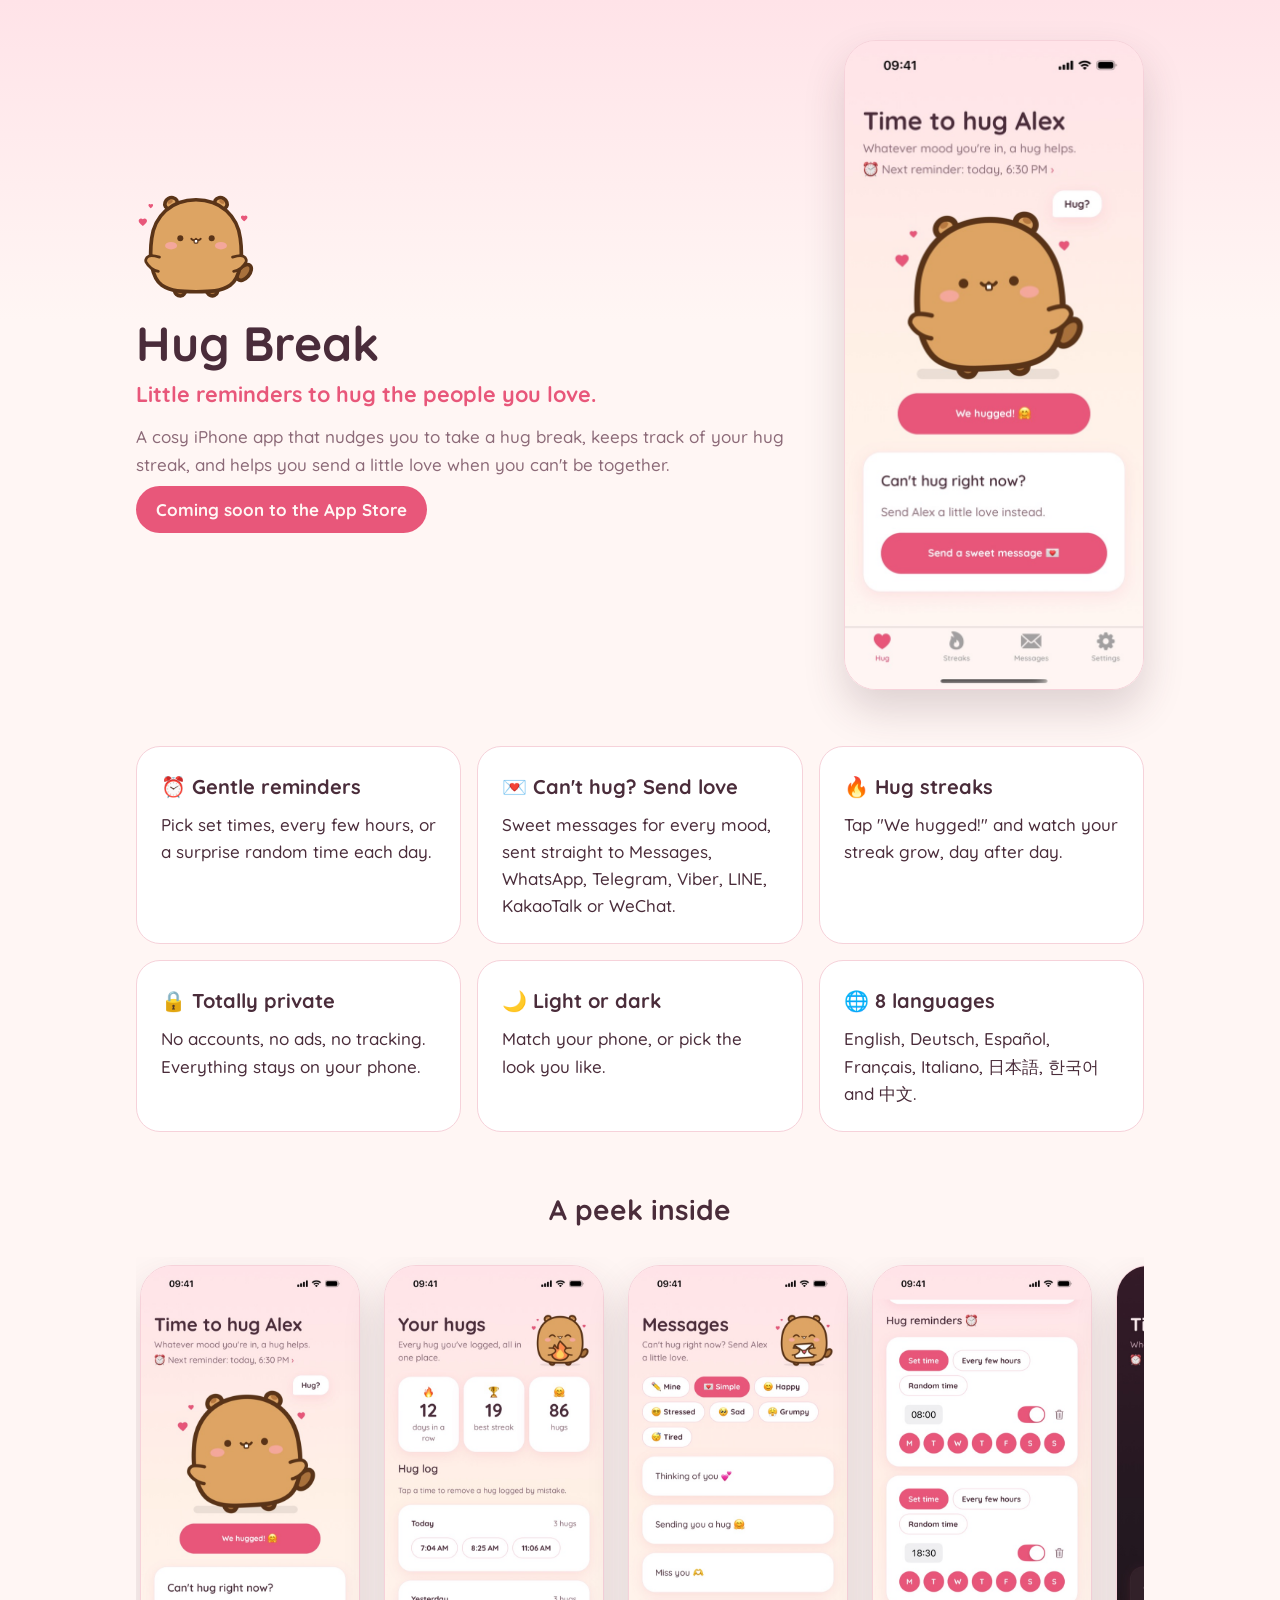
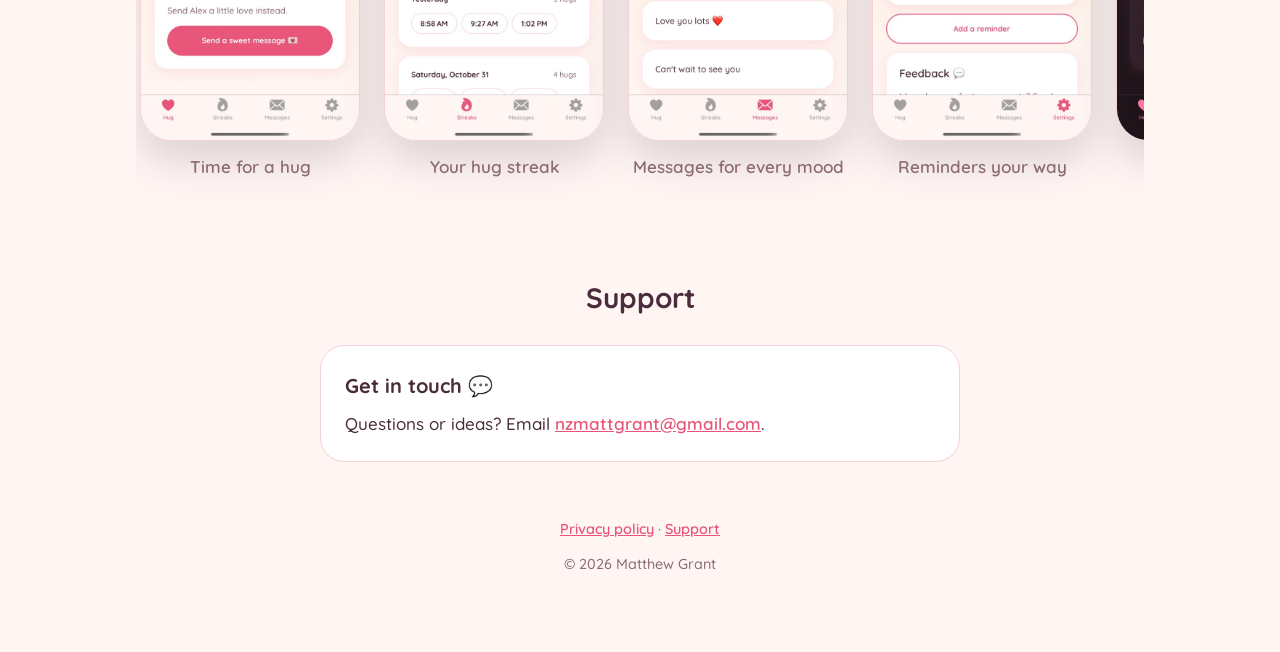
<file: index.html>
<!doctype html>
<html lang="en">
  <head>
    <meta charset="utf-8" />
    <meta name="viewport" content="width=device-width, initial-scale=1" />
    <title>Hug Break – Little reminders to hug the people you love</title>
    <meta
      name="description"
      content="Hug Break is a cosy iPhone app that reminds you to hug your person, tracks your hug streak, and helps you send a sweet message when you can't be together."
    />
    <meta property="og:type" content="website" />
    <meta property="og:site_name" content="Hug Break" />
    <meta property="og:title" content="Hug Break" />
    <meta property="og:description" content="Little reminders to hug the people you love." />
    <meta property="og:image" content="https://hugbreak.com/share.jpg" />
    <meta property="og:image:width" content="1200" />
    <meta property="og:image:height" content="630" />
    <meta property="og:url" content="https://hugbreak.com/" />
    <meta name="twitter:card" content="summary_large_image" />
    <meta name="twitter:title" content="Hug Break" />
    <meta name="twitter:description" content="Little reminders to hug the people you love." />
    <meta name="twitter:image" content="https://hugbreak.com/share.jpg" />
    <meta name="twitter:image:alt" content="The Hug Break marmot next to the app's home screen" />
    <link rel="icon" href="mascot.svg" type="image/svg+xml" />
    <link rel="preconnect" href="https://fonts.googleapis.com" />
    <link rel="preconnect" href="https://fonts.gstatic.com" crossorigin />
    <link href="https://fonts.googleapis.com/css2?family=Quicksand:wght@500;600;700&display=swap" rel="stylesheet" />
    <link rel="stylesheet" href="style.css" />
  </head>
  <body>
    <main class="wide">
      <section class="hero">
        <div class="hero-text">
          <img class="hero-mascot" src="mascot.svg" alt="The Hug Break marmot" width="120" height="115" />
          <h1>Hug Break</h1>
          <p class="tagline">Little reminders to hug the people you love.</p>
          <p class="subtitle">
            A cosy iPhone app that nudges you to take a hug break, keeps track of your hug streak,
            and helps you send a little love when you can't be together.
          </p>
          <p class="badge">Coming soon to the App Store</p>
        </div>
        <img
          class="phone hero-phone"
          src="screenshots/home.jpg"
          alt="Hug Break's home screen: Time to hug Alex, with the marmot and a We hugged! button"
          width="600"
          height="1304"
        />
      </section>

      <section class="features">
        <div class="card">
          <h2>⏰ Gentle reminders</h2>
          <p>Pick set times, every few hours, or a surprise random time each day.</p>
        </div>
        <div class="card">
          <h2>💌 Can't hug? Send love</h2>
          <p>
            Sweet messages for every mood, sent straight to Messages, WhatsApp, Telegram, Viber,
            LINE, KakaoTalk or WeChat.
          </p>
        </div>
        <div class="card">
          <h2>🔥 Hug streaks</h2>
          <p>Tap "We hugged!" and watch your streak grow, day after day.</p>
        </div>
        <div class="card">
          <h2>🔒 Totally private</h2>
          <p>No accounts, no ads, no tracking. Everything stays on your phone.</p>
        </div>
        <div class="card">
          <h2>🌙 Light or dark</h2>
          <p>Match your phone, or pick the look you like.</p>
        </div>
        <div class="card">
          <h2>🌐 8 languages</h2>
          <p>English, Deutsch, Español, Français, Italiano, 日本語, 한국어 and 中文.</p>
        </div>
      </section>

      <section>
        <h2 class="section-title">A peek inside</h2>
        <div class="gallery">
          <figure>
            <img class="phone" src="screenshots/home.jpg" alt="Home screen with the hug reminder" width="600" height="1304" loading="lazy" />
            <figcaption>Time for a hug</figcaption>
          </figure>
          <figure>
            <img class="phone" src="screenshots/streaks.jpg" alt="Streaks screen: 12 days in a row, best streak 19, 86 hugs" width="600" height="1304" loading="lazy" />
            <figcaption>Your hug streak</figcaption>
          </figure>
          <figure>
            <img class="phone" src="screenshots/messages.jpg" alt="Messages screen with sweet messages grouped by mood" width="600" height="1304" loading="lazy" />
            <figcaption>Messages for every mood</figcaption>
          </figure>
          <figure>
            <img class="phone" src="screenshots/settings.jpg" alt="Reminder settings with times and days" width="600" height="1304" loading="lazy" />
            <figcaption>Reminders your way</figcaption>
          </figure>
          <figure>
            <img class="phone" src="screenshots/home-dark.jpg" alt="Home screen in dark mode" width="600" height="1304" loading="lazy" />
            <figcaption>Cosy in the dark too</figcaption>
          </figure>
        </div>
      </section>

      <section id="support" class="narrow">
        <h2 class="section-title">Support</h2>
        <div class="card">
          <h2>Get in touch 💬</h2>
          <p>
            Questions or ideas? Email
            <a href="mailto:nzmattgrant@gmail.com?subject=Hug%20Break%20support">nzmattgrant@gmail.com</a>.
          </p>
        </div>
      </section>

      <footer>
        <p><a href="privacy.html">Privacy policy</a> · <a href="#support">Support</a></p>
        <p>© 2026 Matthew Grant</p>
      </footer>
    </main>
  </body>
</html>
</file>
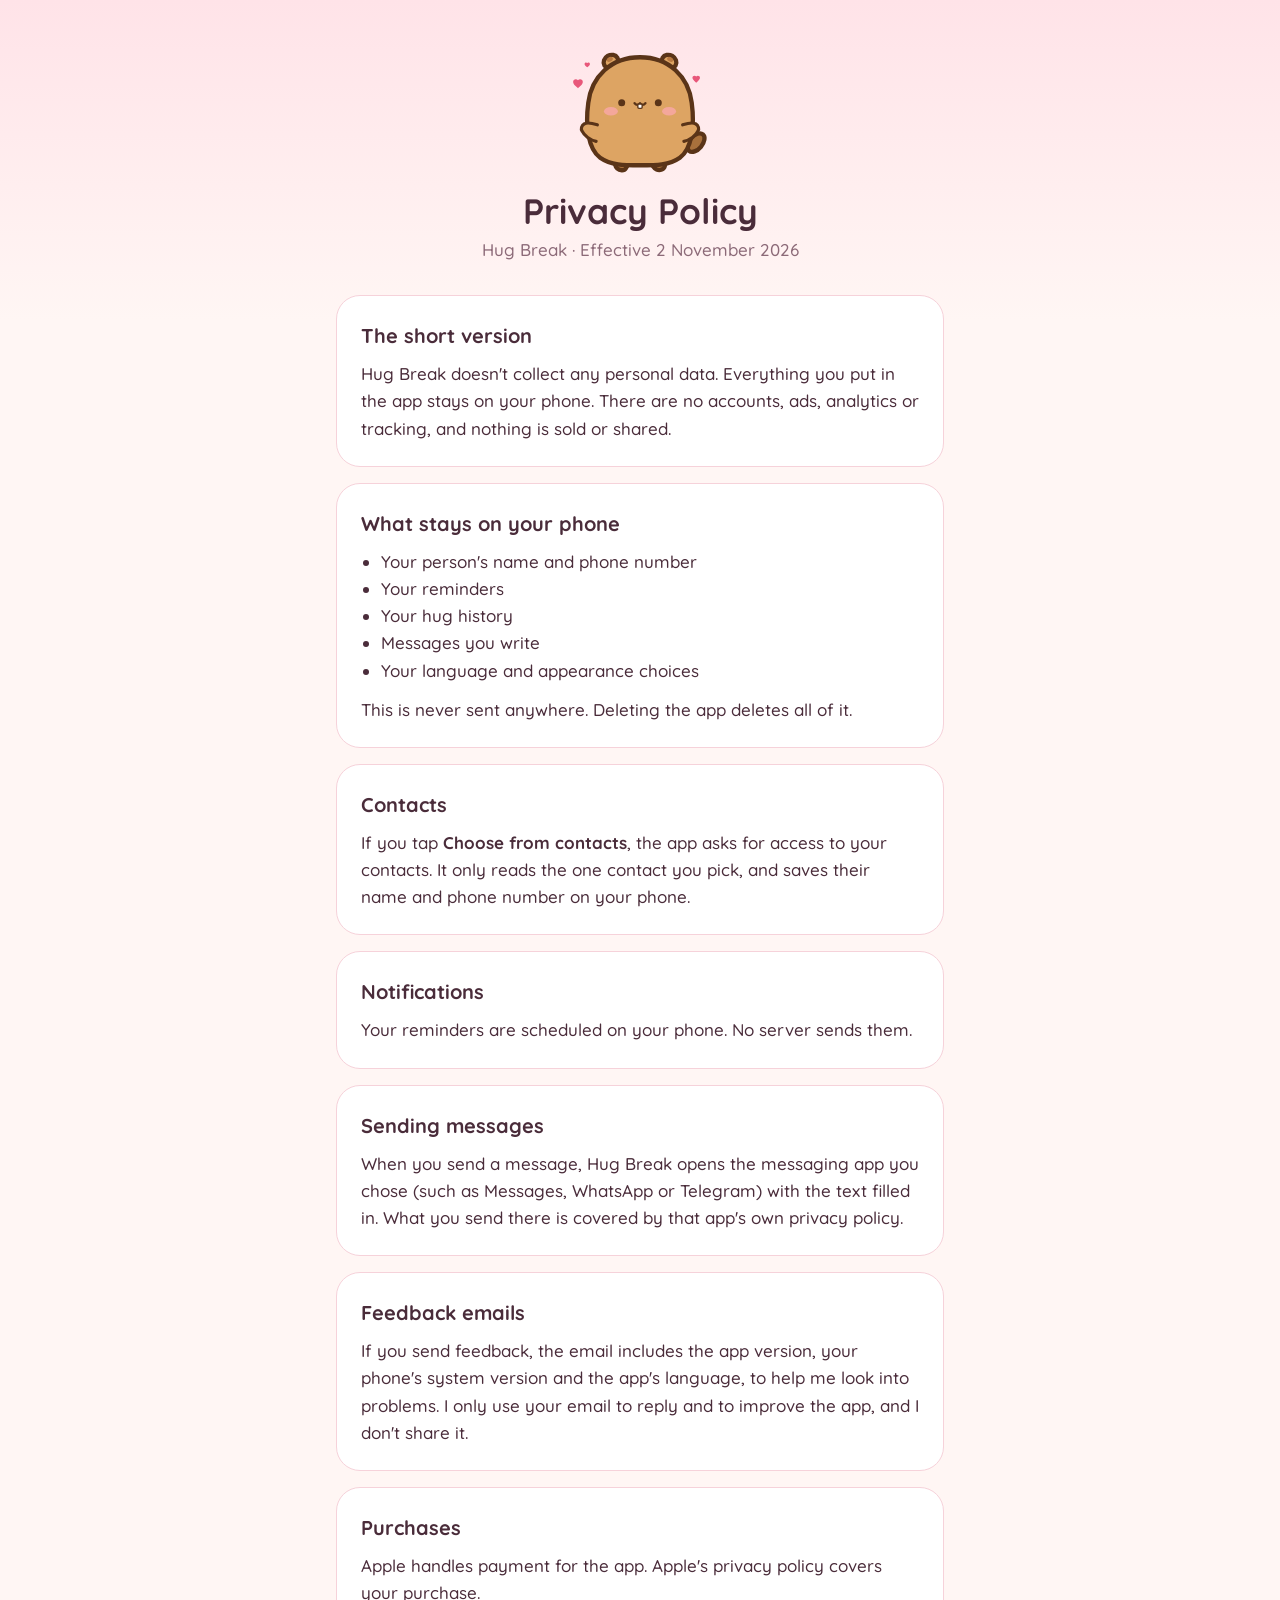
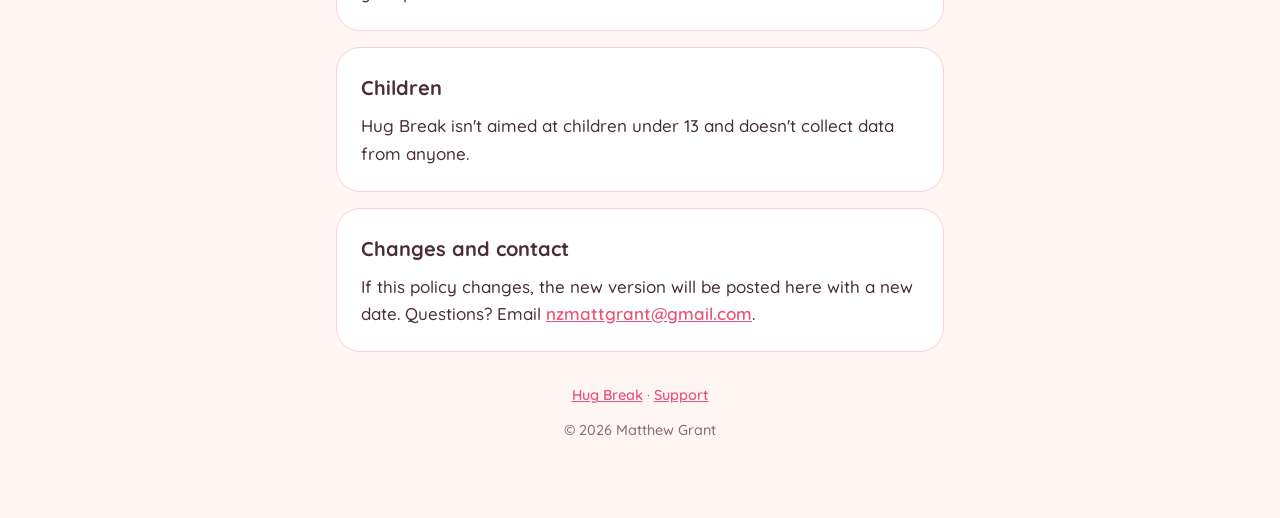
<file: privacy.html>
<!doctype html>
<html lang="en">
  <head>
    <meta charset="utf-8" />
    <meta name="viewport" content="width=device-width, initial-scale=1" />
    <title>Hug Break – Privacy Policy</title>
    <meta name="description" content="Hug Break doesn't collect any personal data. Everything stays on your phone." />
    <meta property="og:type" content="website" />
    <meta property="og:site_name" content="Hug Break" />
    <meta property="og:title" content="Hug Break – Privacy Policy" />
    <meta property="og:description" content="Hug Break doesn't collect any personal data. Everything stays on your phone." />
    <meta property="og:image" content="https://hugbreak.com/share.jpg" />
    <meta property="og:image:width" content="1200" />
    <meta property="og:image:height" content="630" />
    <meta property="og:url" content="https://hugbreak.com/privacy" />
    <meta name="twitter:card" content="summary_large_image" />
    <meta name="twitter:title" content="Hug Break – Privacy Policy" />
    <meta name="twitter:description" content="Hug Break doesn't collect any personal data. Everything stays on your phone." />
    <meta name="twitter:image" content="https://hugbreak.com/share.jpg" />
    <meta name="twitter:image:alt" content="The Hug Break marmot next to the app's home screen" />
    <link rel="icon" href="mascot.svg" type="image/svg+xml" />
    <link rel="preconnect" href="https://fonts.googleapis.com" />
    <link rel="preconnect" href="https://fonts.gstatic.com" crossorigin />
    <link href="https://fonts.googleapis.com/css2?family=Quicksand:wght@500;600;700&display=swap" rel="stylesheet" />
    <link rel="stylesheet" href="style.css" />
  </head>
  <body>
    <main>
      <header>
        <img src="mascot.svg" alt="The Hug Break marmot" />
        <h1>Privacy Policy</h1>
        <p class="subtitle">Hug Break · Effective 2 November 2026</p>
      </header>

      <section class="card">
        <h2>The short version</h2>
        <p>
          Hug Break doesn't collect any personal data. Everything you put in the app stays on your
          phone. There are no accounts, ads, analytics or tracking, and nothing is sold or shared.
        </p>
      </section>

      <section class="card">
        <h2>What stays on your phone</h2>
        <ul>
          <li>Your person's name and phone number</li>
          <li>Your reminders</li>
          <li>Your hug history</li>
          <li>Messages you write</li>
          <li>Your language and appearance choices</li>
        </ul>
        <p>This is never sent anywhere. Deleting the app deletes all of it.</p>
      </section>

      <section class="card">
        <h2>Contacts</h2>
        <p>
          If you tap <strong>Choose from contacts</strong>, the app asks for access to your
          contacts. It only reads the one contact you pick, and saves their name and phone number on
          your phone.
        </p>
      </section>

      <section class="card">
        <h2>Notifications</h2>
        <p>Your reminders are scheduled on your phone. No server sends them.</p>
      </section>

      <section class="card">
        <h2>Sending messages</h2>
        <p>
          When you send a message, Hug Break opens the messaging app you chose (such as Messages,
          WhatsApp or Telegram) with the text filled in. What you send there is covered by that
          app's own privacy policy.
        </p>
      </section>

      <section class="card">
        <h2>Feedback emails</h2>
        <p>
          If you send feedback, the email includes the app version, your phone's system version and
          the app's language, to help me look into problems. I only use your email to reply and to
          improve the app, and I don't share it.
        </p>
      </section>

      <section class="card">
        <h2>Purchases</h2>
        <p>Apple handles payment for the app. Apple's privacy policy covers your purchase.</p>
      </section>

      <section class="card">
        <h2>Children</h2>
        <p>Hug Break isn't aimed at children under 13 and doesn't collect data from anyone.</p>
      </section>

      <section class="card">
        <h2>Changes and contact</h2>
        <p>
          If this policy changes, the new version will be posted here with a new date. Questions?
          Email <a href="mailto:nzmattgrant@gmail.com?subject=Hug%20Break%20privacy">nzmattgrant@gmail.com</a>.
        </p>
      </section>

      <footer>
        <p><a href="./">Hug Break</a> · <a href="./#support">Support</a></p>
        <p>© 2026 Matthew Grant</p>
      </footer>
    </main>
  </body>
</html>
</file>
<file: style.css>
:root {
  --text: #4a2c3a;
  --text-secondary: #8c6a78;
  --background: #fff6f4;
  --card: #ffffff;
  --border: #f6d2da;
  --accent: #e8577a;
  --gradient-top: #ffe3e8;
}

@media (prefers-color-scheme: dark) {
  :root {
    --text: #fcedef;
    --text-secondary: #c9a9b5;
    --background: #1e1419;
    --card: #33212a;
    --border: #4a2f3b;
    --accent: #ff7a9a;
    --gradient-top: #341b27;
  }
}

* {
  box-sizing: border-box;
}

body {
  margin: 0;
  font-family: 'Quicksand', system-ui, sans-serif;
  font-weight: 500;
  font-size: 17px;
  line-height: 1.6;
  color: var(--text);
  background: linear-gradient(var(--gradient-top), var(--background) 320px) no-repeat,
    var(--background);
}

main {
  max-width: 640px;
  margin: 0 auto;
  padding: 40px 16px 64px;
}

header {
  text-align: center;
  margin-bottom: 32px;
}

header img {
  width: 140px;
  height: auto;
}

h1 {
  font-size: 2.2rem;
  font-weight: 700;
  line-height: 1.2;
  margin: 8px 0 4px;
}

h2 {
  font-size: 1.25rem;
  font-weight: 700;
  margin: 0 0 8px;
}

p,
ul {
  margin: 0 0 12px;
}

ul {
  padding-left: 20px;
}

.subtitle {
  color: var(--text-secondary);
  margin: 0;
}

.card {
  background: var(--card);
  border: 1px solid var(--border);
  border-radius: 24px;
  padding: 24px;
  margin-bottom: 16px;
}

.card > :last-child {
  margin-bottom: 0;
}

a {
  color: var(--accent);
  font-weight: 600;
}

main.wide {
  max-width: 1040px;
}

section {
  margin-bottom: 56px;
}

.narrow {
  max-width: 640px;
  margin-left: auto;
  margin-right: auto;
}

.hero {
  display: flex;
  align-items: center;
  gap: 48px;
}

.hero-text {
  flex: 1;
}

.hero-mascot {
  width: 120px;
  height: auto;
}

.hero h1 {
  font-size: 3rem;
}

.tagline {
  font-size: 1.35rem;
  font-weight: 700;
  color: var(--accent);
  margin-bottom: 12px;
}

.badge {
  display: inline-block;
  background: var(--accent);
  color: var(--background);
  font-weight: 700;
  border-radius: 999px;
  padding: 10px 20px;
  margin-top: 8px;
}

.phone {
  display: block;
  width: 100%;
  height: auto;
  border-radius: 32px;
  border: 1px solid var(--border);
  box-shadow: 0 20px 40px rgba(74, 44, 58, 0.18);
}

.hero-phone {
  width: 300px;
  flex-shrink: 0;
}

.features {
  display: grid;
  grid-template-columns: repeat(auto-fit, minmax(280px, 1fr));
  gap: 16px;
}

.features .card {
  margin-bottom: 0;
}

.section-title {
  font-size: 1.75rem;
  text-align: center;
  margin-bottom: 24px;
}

.gallery {
  display: flex;
  gap: 24px;
  overflow-x: auto;
  scroll-snap-type: x mandatory;
  padding: 8px 4px 40px;
}

.gallery figure {
  flex: 0 0 220px;
  margin: 0;
  scroll-snap-align: center;
}

.gallery figcaption {
  text-align: center;
  font-weight: 600;
  color: var(--text-secondary);
  margin-top: 12px;
}

@media (max-width: 720px) {
  .hero {
    flex-direction: column;
    text-align: center;
    gap: 32px;
  }

  .hero h1 {
    font-size: 2.4rem;
  }

  .hero-phone {
    width: 240px;
  }
}

footer {
  text-align: center;
  color: var(--text-secondary);
  font-size: 0.9rem;
  margin-top: 32px;
}
</file>
